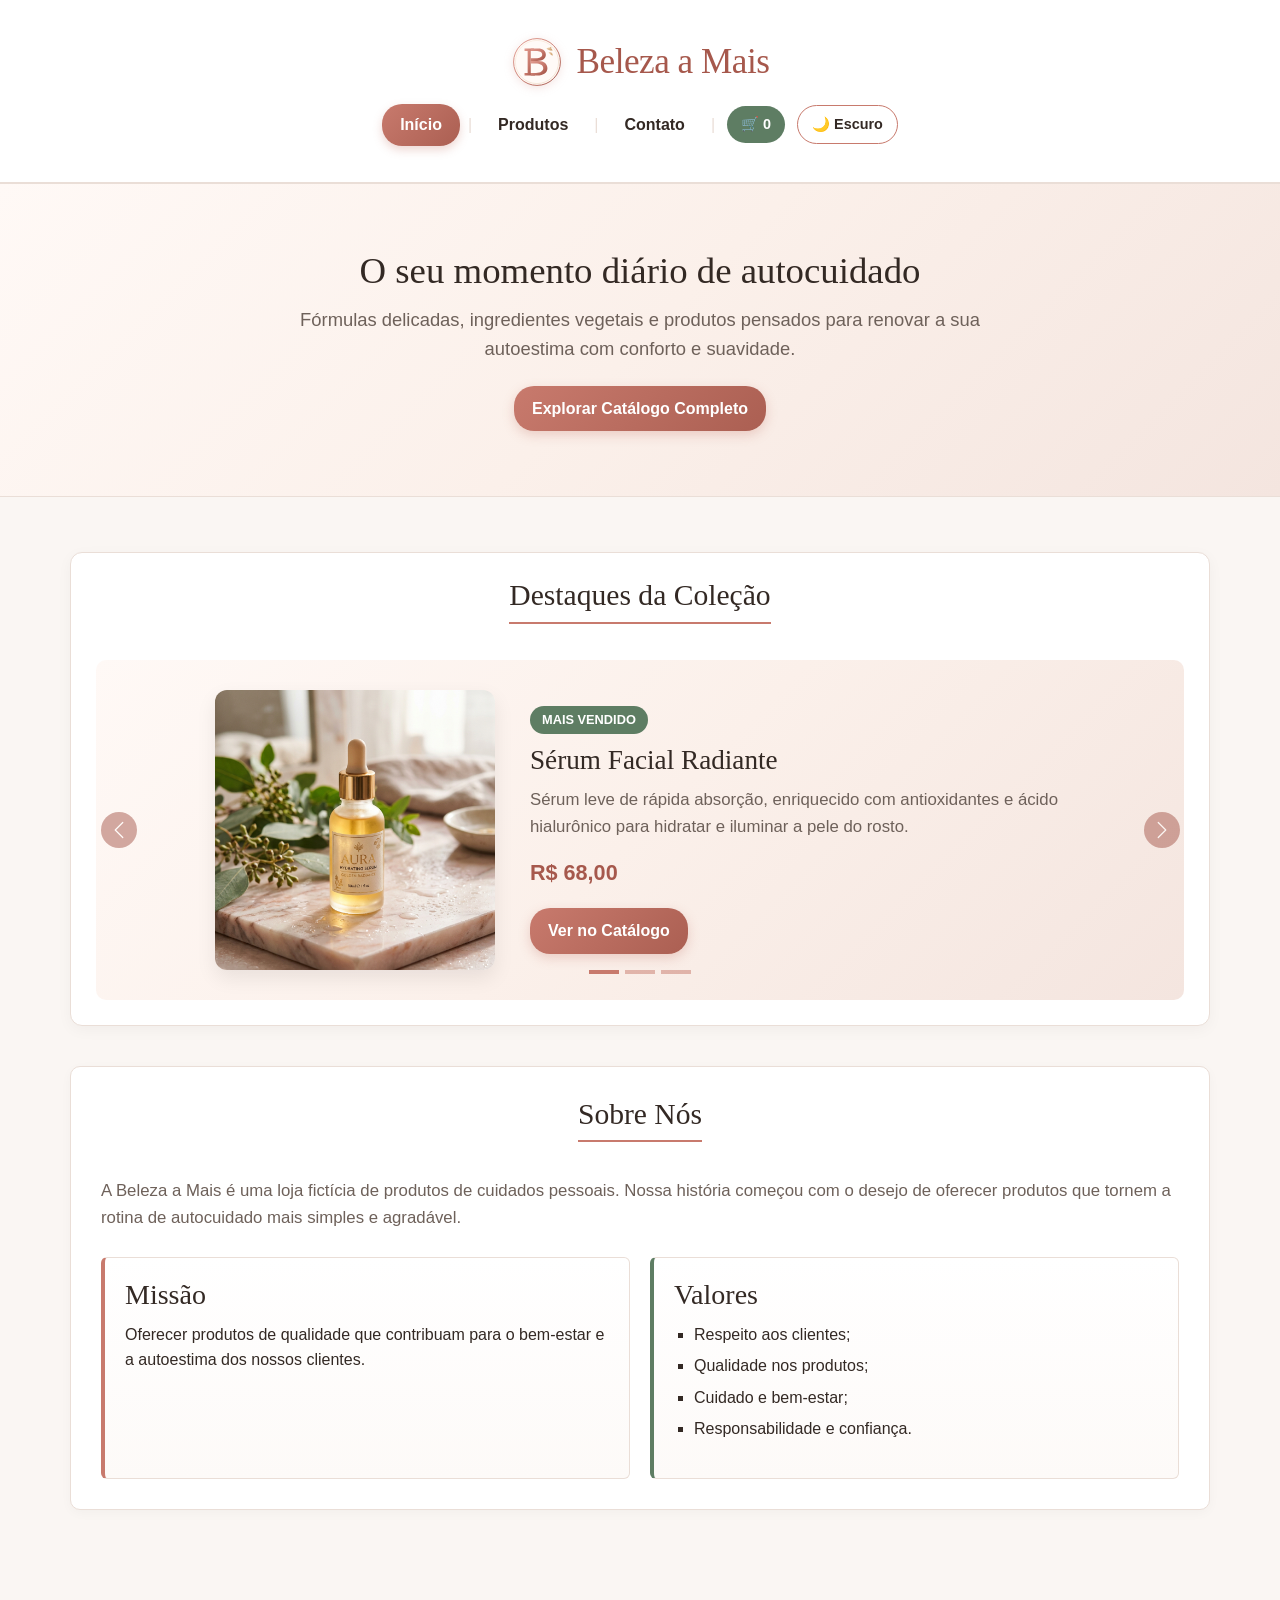
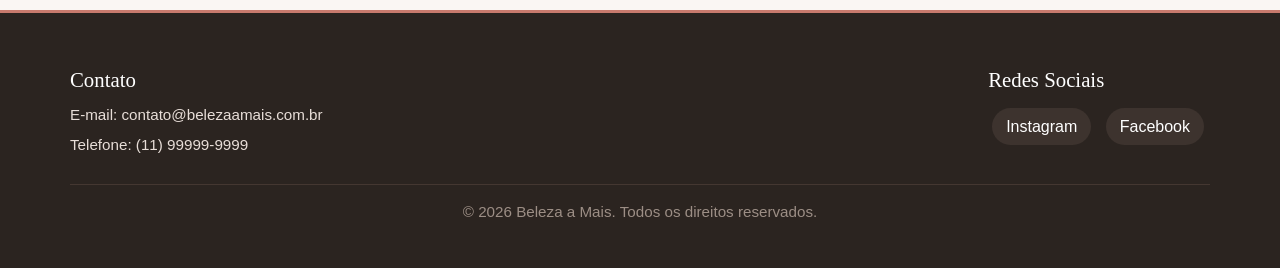
<file: index.html>
<!DOCTYPE html>
<html lang="pt-BR">
<head>
    <meta charset="UTF-8">
    <meta name="viewport" content="width=device-width, initial-scale=1.0">
    <meta name="description" content="Loja Beleza a Mais - produtos de cuidados pessoais e bem-estar.">
    <title>Beleza a Mais - Início</title>
    <link rel="icon" type="image/svg+xml" href="imagens/favicon.svg">
    
    <!-- Bootstrap para os controles do carrossel -->
    <link href="https://cdn.jsdelivr.net/npm/bootstrap@5.3.3/dist/css/bootstrap.min.css" rel="stylesheet">
    
    <!-- Estilos da página -->
    <link rel="stylesheet" href="css/style.css">
</head>
<body>
    <!-- Cabeçalho e navegação principal -->
    <header>
        <div class="container-custom header-content">
            <div class="brand-wrapper">
                <img src="imagens/logo.svg" alt="Logotipo Beleza a Mais" class="brand-logo">
                <h1 class="brand-name">Beleza a Mais</h1>
            </div>

            <nav>
                <a href="index.html" class="active">Início</a>
                <span class="nav-separator">|</span>
                <a href="produtos.html">Produtos</a>
                <span class="nav-separator">|</span>
                <a href="contato.html">Contato</a>
            <span class="nav-separator">|</span>
                <a href="produtos.html" id="contador-carrinho" class="nav-carrinho" aria-label="Itens no carrinho">🛒 0</a>
                <button id="btn-tema" type="button" aria-label="Alternar entre tema claro e escuro">🌙 Escuro</button>
            </nav>
        </div>
    </header>

    <!-- Apresentação da loja -->
    <div class="hero-banner">
        <div class="container-custom">
            <h2>O seu momento diário de autocuidado</h2>
            <p>Fórmulas delicadas, ingredientes vegetais e produtos pensados para renovar a sua autoestima com conforto e suavidade.</p>
            <a href="produtos.html" class="btn-buy">Explorar Catálogo Completo</a>
        </div>
    </div>

    <!-- Conteúdo principal da página -->
    <main class="container-custom">

        <!-- Carrossel de produtos -->
        <section class="carousel-section">
            <div class="section-wrapper">
                <h2>Destaques da Coleção</h2>
            </div>

            <!-- Estrutura e controles do carrossel -->
            <div id="carrosselProdutos" class="carousel slide" data-bs-ride="carousel">
                <!-- Indicadores dos slides -->
                <div class="carousel-indicators">
                    <button type="button" data-bs-target="#carrosselProdutos" data-bs-slide-to="0" class="active" aria-current="true" aria-label="Slide 1"></button>
                    <button type="button" data-bs-target="#carrosselProdutos" data-bs-slide-to="1" aria-label="Slide 2"></button>
                    <button type="button" data-bs-target="#carrosselProdutos" data-bs-slide-to="2" aria-label="Slide 3"></button>
                </div>

                <!-- Slides de produtos -->
                <div class="carousel-inner">
                    <!-- Slide do sérum facial -->
                    <div class="carousel-item active" data-bs-interval="4500">
                        <div class="carousel-slide-content">
                            <img src="imagens/serum-facial.png" alt="Sérum Facial Dourado" class="carousel-slide-img">
                            <div class="carousel-slide-text">
                                <span class="tag-destaque">Mais Vendido</span>
                                <h3>Sérum Facial Radiante</h3>
                                <p>Sérum leve de rápida absorção, enriquecido com antioxidantes e ácido hialurônico para hidratar e iluminar a pele do rosto.</p>
                                <span class="slide-preco">R$ 68,00</span>
                                <a href="produtos.html" class="btn-buy">Ver no Catálogo</a>
                            </div>
                        </div>
                    </div>

                    <!-- Slide do sabonete vegetal -->
                    <div class="carousel-item" data-bs-interval="4500">
                        <div class="carousel-slide-content">
                            <img src="imagens/sabonete-vegetal.png" alt="Sabonete Vegetal Artesanal" class="carousel-slide-img">
                            <div class="carousel-slide-text">
                                <span class="tag-destaque">100% Artesanal</span>
                                <h3>Sabonete Vegetal de Aveia & Lavanda</h3>
                                <p>Elaborado com extratos botânicos calmantes, aveia e camomila para uma limpeza suave e aveludada no banho.</p>
                                <span class="slide-preco">R$ 24,00</span>
                                <a href="produtos.html" class="btn-buy">Ver no Catálogo</a>
                            </div>
                        </div>
                    </div>

                    <!-- Slide do creme corporal -->
                    <div class="carousel-item" data-bs-interval="4500">
                        <div class="carousel-slide-content">
                            <img src="imagens/creme-corporal.png" alt="Creme Corporal Nutritivo" class="carousel-slide-img">
                            <div class="carousel-slide-text">
                                <span class="tag-destaque">Hidratação Intensa</span>
                                <h3>Creme Corporal Amêndoas & Karité</h3>
                                <p>Toque suave com nutrição profunda para peles secas, deixando um aroma aconchegante e sensação de frescor o dia todo.</p>
                                <span class="slide-preco">R$ 54,00</span>
                                <a href="produtos.html" class="btn-buy">Ver no Catálogo</a>
                            </div>
                        </div>
                    </div>
                </div>

                <!-- Navegação entre slides -->
                <button class="carousel-control-prev" type="button" data-bs-target="#carrosselProdutos" data-bs-slide="prev">
                    <span class="carousel-control-prev-icon" aria-hidden="true"></span>
                    <span class="visually-hidden">Anterior</span>
                </button>
                <button class="carousel-control-next" type="button" data-bs-target="#carrosselProdutos" data-bs-slide="next">
                    <span class="carousel-control-next-icon" aria-hidden="true"></span>
                    <span class="visually-hidden">Próximo</span>
                </button>
            </div>
        </section>

        <!-- Informações sobre a loja, missão e valores -->
        <section class="about-section">
            <div class="section-wrapper">
                <h2>Sobre Nós</h2>
            </div>

            <p class="about-intro">
                A Beleza a Mais é uma loja fictícia de produtos de cuidados pessoais.
                Nossa história começou com o desejo de oferecer produtos que tornem a
                rotina de autocuidado mais simples e agradável.
            </p>

            <div class="mission-values-grid">
                <div class="card-info">
                    <h3>Missão</h3>
                    <p>
                        Oferecer produtos de qualidade que contribuam para o bem-estar e a
                        autoestima dos nossos clientes.
                    </p>
                </div>

                <div class="card-info accent-sage">
                    <h3>Valores</h3>
                    <ul>
                        <li>Respeito aos clientes;</li>
                        <li>Qualidade nos produtos;</li>
                        <li>Cuidado e bem-estar;</li>
                        <li>Responsabilidade e confiança.</li>
                    </ul>
                </div>
            </div>
        </section>
    </main>

    <!-- Rodapé e links para redes sociais -->
    <footer>
        <div class="container-custom footer-inner">
            <div>
                <h2>Contato</h2>
                <p>E-mail: contato@belezaamais.com.br</p>
                <p>Telefone: (11) 99999-9999</p>
            </div>

            <div>
                <h2>Redes Sociais</h2>
                <div class="footer-social-links">
                    <a href="#">Instagram</a>
                    <a href="#">Facebook</a>
                </div>
            </div>
        </div>

        <div class="container-custom footer-copyright">
            <p>&copy; 2026 Beleza a Mais. Todos os direitos reservados.</p>
        </div>
    </footer>

    <!-- Script do Bootstrap para os controles do carrossel -->
    <script src="https://cdn.jsdelivr.net/npm/bootstrap@5.3.3/dist/js/bootstrap.bundle.min.js"></script>
    <script src="js/script.js" defer></script>
</body>
</html>
</file>
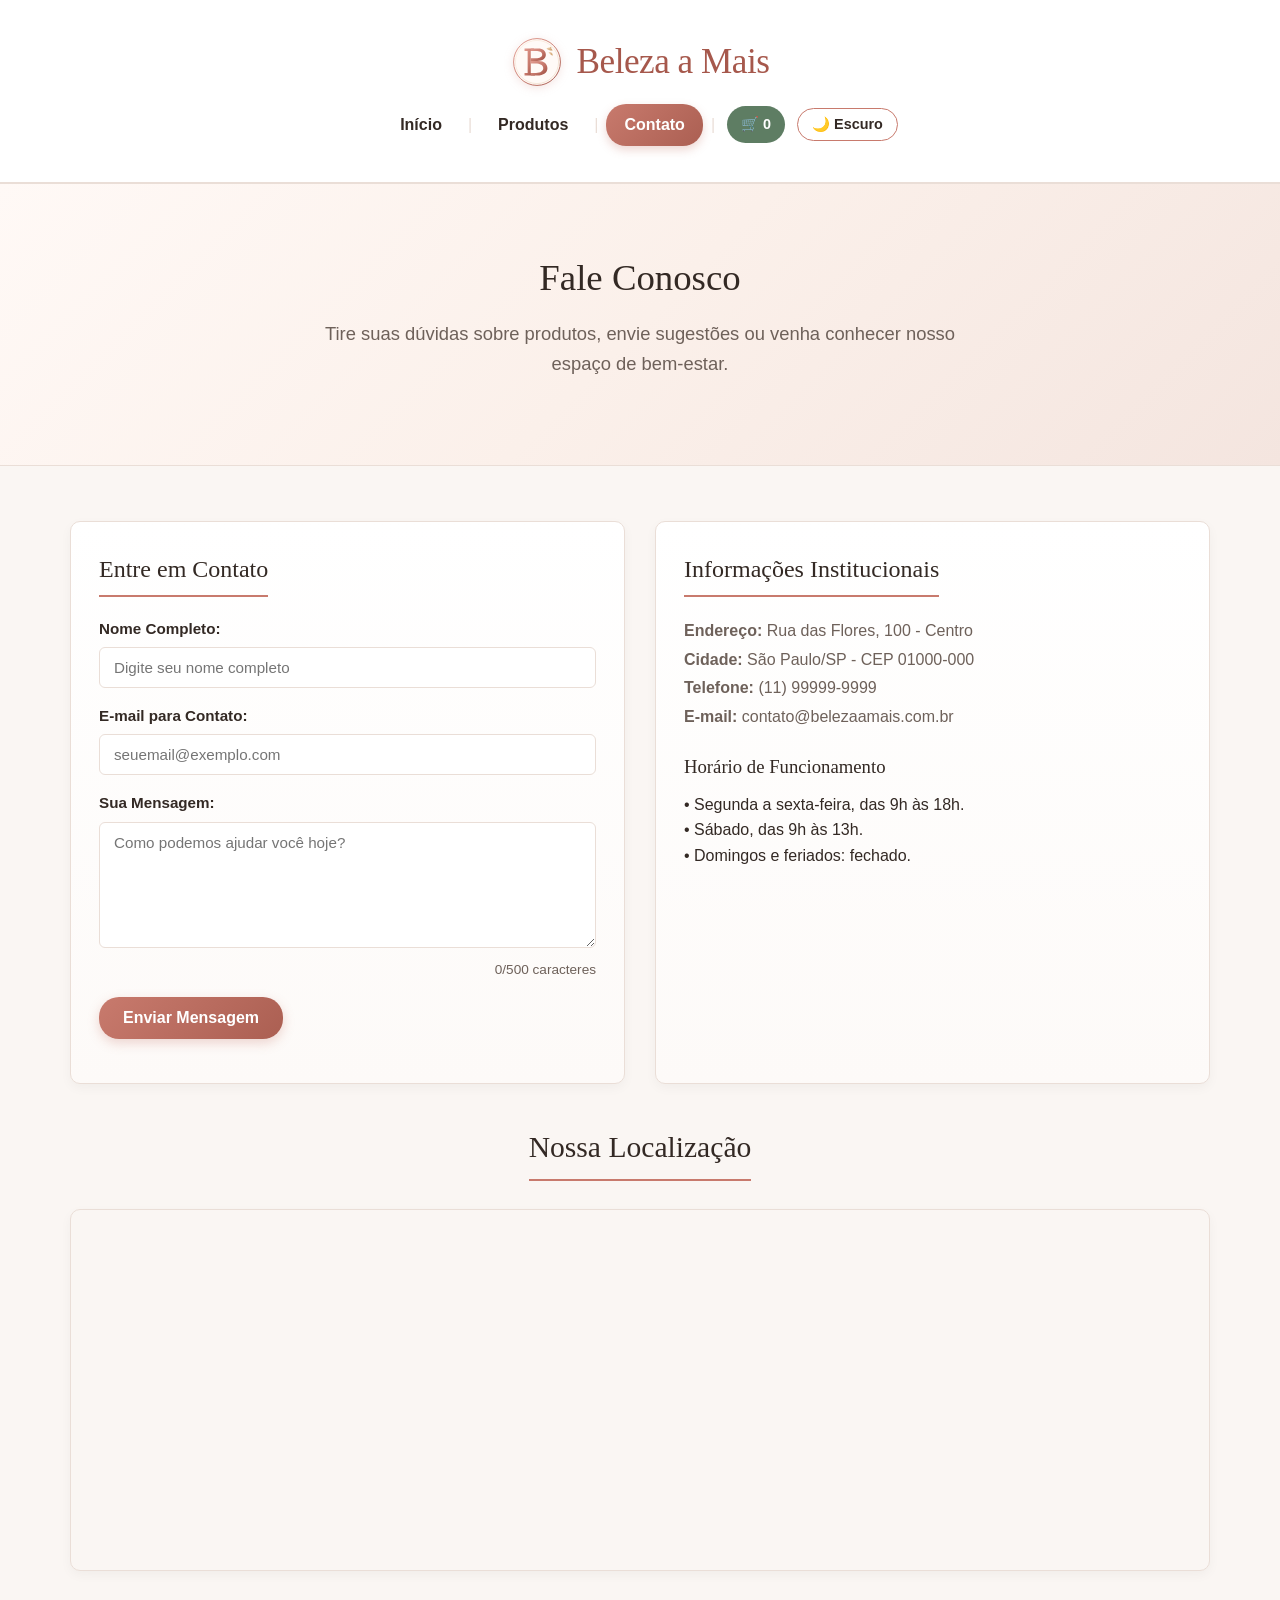
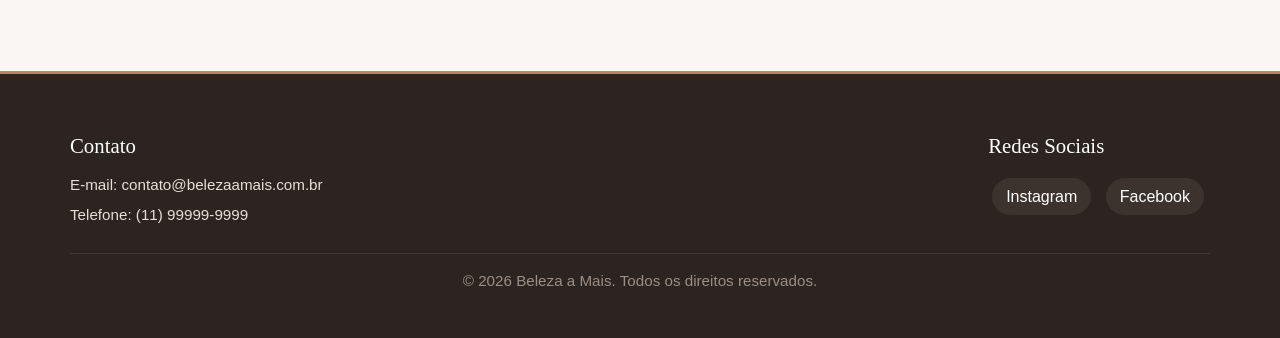
<file: contato.html>
<!DOCTYPE html>
<html lang="pt-BR">
<head>
    <meta charset="UTF-8">
    <meta name="viewport" content="width=device-width, initial-scale=1.0">
    <meta name="description" content="Entre em contato com a equipe da loja Beleza a Mais.">
    <title>Beleza a Mais - Contato</title>
    <link rel="icon" type="image/svg+xml" href="imagens/favicon.svg">

    <!-- Estilos da página -->
    <link rel="stylesheet" href="css/style.css">
</head>
<body>
    <!-- Cabeçalho e navegação principal -->
    <header>
        <div class="container-custom header-content">
            <div class="brand-wrapper">
                <img src="imagens/logo.svg" alt="Logotipo Beleza a Mais" class="brand-logo">
                <h1 class="brand-name">Beleza a Mais</h1>
            </div>

            <nav>
                <a href="index.html">Início</a>
                <span class="nav-separator">|</span>
                <a href="produtos.html">Produtos</a>
                <span class="nav-separator">|</span>
                <a href="contato.html" class="active">Contato</a>
            <span class="nav-separator">|</span>
                <a href="produtos.html" id="contador-carrinho" class="nav-carrinho" aria-label="Itens no carrinho">🛒 0</a>
                <button id="btn-tema" type="button" aria-label="Alternar entre tema claro e escuro">🌙 Escuro</button>
            </nav>
        </div>
    </header>

    <!-- Apresentação da página de contato -->
    <div class="hero-banner">
        <div class="container-custom">
            <h2>Fale Conosco</h2>
            <p>Tire suas dúvidas sobre produtos, envie sugestões ou venha conhecer nosso espaço de bem-estar.</p>
        </div>
    </div>

    <!-- Formulário e informações de contato -->
    <main class="container-custom">
        <div class="contact-layout-grid">
            <!-- Formulário para envio de mensagem -->
            <section class="contact-form-section">
                <h2>Entre em Contato</h2>

                <form id="form-contato" action="#" method="post" novalidate>
                    <p>
                        <label for="nome">Nome Completo:</label>
                        <input type="text" id="nome" name="nome" placeholder="Digite seu nome completo" required>
                    </p>

                    <p>
                        <label for="email">E-mail para Contato:</label>
                        <input type="email" id="email" name="email" placeholder="seuemail@exemplo.com" required>
                    </p>

                    <p>
                        <label for="mensagem">Sua Mensagem:</label>
                        <textarea id="mensagem" name="mensagem" rows="6" cols="40" placeholder="Como podemos ajudar você hoje?" required></textarea>
                        <small id="contador-caracteres">0/500 caracteres</small>
                    </p>

                    <button type="submit">Enviar Mensagem</button>

                    <p id="status-msg" role="alert"></p>
                </form>
            </section>

            <!-- Endereço e canais de atendimento -->
            <section class="contact-card-box">
                <h2>Informações Institucionais</h2>
                <address>
                    <p><strong>Endereço:</strong> Rua das Flores, 100 - Centro</p>
                    <p><strong>Cidade:</strong> São Paulo/SP - CEP 01000-000</p>
                    <p><strong>Telefone:</strong> (11) 99999-9999</p>
                    <p><strong>E-mail:</strong> contato@belezaamais.com.br</p>
                </address>

                <h3>Horário de Funcionamento</h3>
                <p>• Segunda a sexta-feira, das 9h às 18h.</p>
                <p>• Sábado, das 9h às 13h.</p>
                <p>• Domingos e feriados: fechado.</p>
            </section>
        </div>

        <!-- Mapa com a localização -->
        <section class="map-section">
            <div class="section-wrapper">
                <h2>Nossa Localização</h2>
            </div>
            <div class="map-wrapper">
                <iframe
                    src="https://www.google.com/maps?q=Rua+das+Flores,+100,+São+Paulo,+SP&output=embed"
                    width="600"
                    height="350"
                    title="Mapa de localização da loja Beleza a Mais"
                    loading="lazy">
                </iframe>
            </div>
        </section>
    </main>

    <!-- Rodapé e links para redes sociais -->
    <footer>
        <div class="container-custom footer-inner">
            <div>
                <h2>Contato</h2>
                <p>E-mail: contato@belezaamais.com.br</p>
                <p>Telefone: (11) 99999-9999</p>
            </div>

            <div>
                <h2>Redes Sociais</h2>
                <div class="footer-social-links">
                    <a href="#">Instagram</a>
                    <a href="#">Facebook</a>
                </div>
            </div>
        </div>

        <div class="container-custom footer-copyright">
            <p>&copy; 2026 Beleza a Mais. Todos os direitos reservados.</p>
        </div>
    </footer>
    <script src="js/script.js" defer></script>
</body>
</html>
</file>
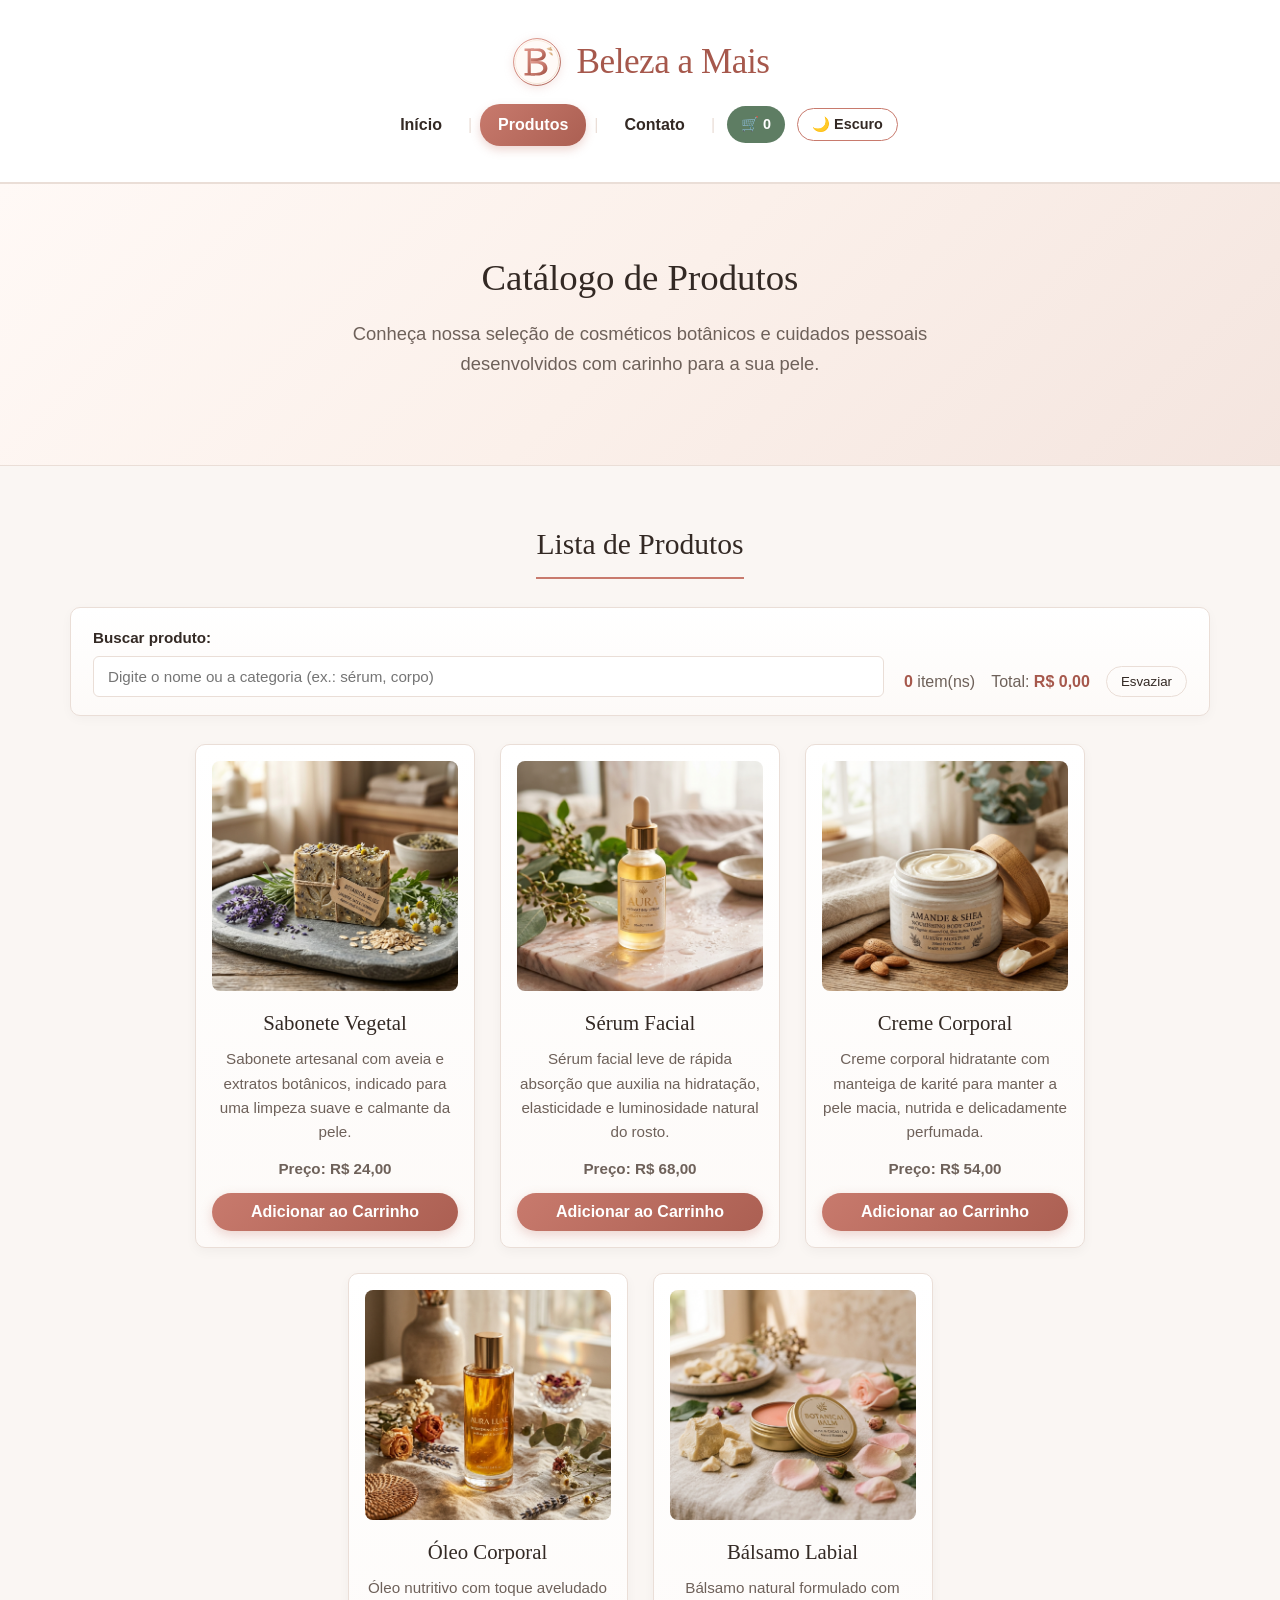
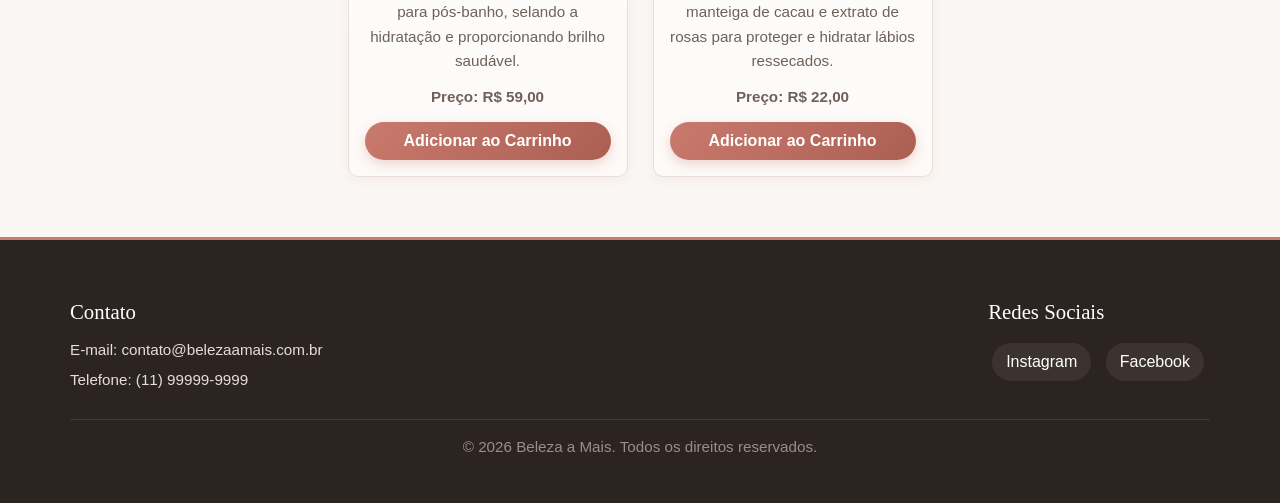
<file: produtos.html>
<!DOCTYPE html>
<html lang="pt-BR">
<head>
    <meta charset="UTF-8">
    <meta name="viewport" content="width=device-width, initial-scale=1.0">
    <meta name="description" content="Catálogo completo de cosméticos botânicos e cuidados pessoais da Beleza a Mais.">
    <title>Beleza a Mais - Produtos</title>
    <link rel="icon" type="image/svg+xml" href="imagens/favicon.svg">

    <!-- Estilos da página -->
    <link rel="stylesheet" href="css/style.css">
</head>
<body>
    <!-- Cabeçalho e navegação principal -->
    <header>
        <div class="container-custom header-content">
            <div class="brand-wrapper">
                <img src="imagens/logo.svg" alt="Logotipo Beleza a Mais" class="brand-logo">
                <h1 class="brand-name">Beleza a Mais</h1>
            </div>

            <nav>
                <a href="index.html">Início</a>
                <span class="nav-separator">|</span>
                <a href="produtos.html" class="active">Produtos</a>
                <span class="nav-separator">|</span>
                <a href="contato.html">Contato</a>
            <span class="nav-separator">|</span>
                <a href="produtos.html" id="contador-carrinho" class="nav-carrinho" aria-label="Itens no carrinho">🛒 0</a>
                <button id="btn-tema" type="button" aria-label="Alternar entre tema claro e escuro">🌙 Escuro</button>
            </nav>
        </div>
    </header>

    <!-- Apresentação da página de produtos -->
    <div class="hero-banner">
        <div class="container-custom">
            <h2>Catálogo de Produtos</h2>
            <p>Conheça nossa seleção de cosméticos botânicos e cuidados pessoais desenvolvidos com carinho para a sua pele.</p>
        </div>
    </div>

    <!-- Lista de produtos -->
    <main class="container-custom">
        <section>
            <div class="section-wrapper">
                <h2>Lista de Produtos</h2>
            </div>

            <!-- Campo de busca e resumo do carrinho -->
            <div class="loja-barra">
                <div class="busca-produtos">
                    <label for="busca-produto">Buscar produto:</label>
                    <input type="search" id="busca-produto" placeholder="Digite o nome ou a categoria (ex.: sérum, corpo)">
                </div>

                <div class="carrinho-resumo" aria-live="polite">
                    <span><strong id="carrinho-qtd">0</strong> item(ns)</span>
                    <span>Total: <strong id="carrinho-total">R$ 0,00</strong></span>
                    <button type="button" id="limpar-carrinho" class="btn-secundario">Esvaziar</button>
                </div>
            </div>

            <p id="sem-resultados" class="sem-resultados" hidden>Nenhum produto encontrado para a sua busca.</p>

            <div class="products-grid">
                <!-- Cartão do sabonete vegetal -->
                <article class="product-card" data-nome="Sabonete Vegetal" data-categoria="corpo banho higiene">
                    <div class="product-image-wrap">
                        <img
                            src="imagens/sabonete-vegetal.png"
                            alt="Sabonete vegetal artesanal com aveia e lavanda"
                            width="300"
                        >
                    </div>
                    <h3>Sabonete Vegetal</h3>
                    <p>Sabonete artesanal com aveia e extratos botânicos, indicado para uma limpeza suave e calmante da pele.</p>
                    <p class="product-price"><strong>Preço: R$ 24,00</strong></p>
                    <button type="button" class="btn-buy" data-add-carrinho data-nome="Sabonete Vegetal" data-preco="24.00">Adicionar ao Carrinho</button>
                </article>

                <!-- Cartão do sérum facial -->
                <article class="product-card" data-nome="Sérum Facial" data-categoria="rosto facial">
                    <div class="product-image-wrap">
                        <img
                            src="imagens/serum-facial.png"
                            alt="Sérum facial radiante em frasco conta-gotas"
                            width="300"
                        >
                    </div>
                    <h3>Sérum Facial</h3>
                    <p>Sérum facial leve de rápida absorção que auxilia na hidratação, elasticidade e luminosidade natural do rosto.</p>
                    <p class="product-price"><strong>Preço: R$ 68,00</strong></p>
                    <button type="button" class="btn-buy" data-add-carrinho data-nome="Sérum Facial" data-preco="68.00">Adicionar ao Carrinho</button>
                </article>

                <!-- Cartão do creme corporal -->
                <article class="product-card" data-nome="Creme Corporal" data-categoria="corpo hidratante">
                    <div class="product-image-wrap">
                        <img
                            src="imagens/creme-corporal.png"
                            alt="Creme hidratante corporal de amêndoas e karité"
                            width="300"
                        >
                    </div>
                    <h3>Creme Corporal</h3>
                    <p>Creme corporal hidratante com manteiga de karité para manter a pele macia, nutrida e delicadamente perfumada.</p>
                    <p class="product-price"><strong>Preço: R$ 54,00</strong></p>
                    <button type="button" class="btn-buy" data-add-carrinho data-nome="Creme Corporal" data-preco="54.00">Adicionar ao Carrinho</button>
                </article>

                <!-- Cartão do óleo corporal -->
                <article class="product-card" data-nome="Óleo Corporal" data-categoria="corpo óleo">
                    <div class="product-image-wrap">
                        <img
                            src="imagens/oleo-corporal.png"
                            alt="Óleo corporal dourado nutritivo em frasco de vidro"
                            width="300"
                        >
                    </div>
                    <h3>Óleo Corporal</h3>
                    <p>Óleo nutritivo com toque aveludado para pós-banho, selando a hidratação e proporcionando brilho saudável.</p>
                    <p class="product-price"><strong>Preço: R$ 59,00</strong></p>
                    <button type="button" class="btn-buy" data-add-carrinho data-nome="Óleo Corporal" data-preco="59.00">Adicionar ao Carrinho</button>
                </article>

                <!-- Cartão do bálsamo labial -->
                <article class="product-card" data-nome="Bálsamo Labial" data-categoria="lábios labial">
                    <div class="product-image-wrap">
                        <img
                            src="imagens/balsamo-labial.png"
                            alt="Bálsamo labial botânico em latinha com rosas e manteiga de cacau"
                            width="300"
                        >
                    </div>
                    <h3>Bálsamo Labial</h3>
                    <p>Bálsamo natural formulado com manteiga de cacau e extrato de rosas para proteger e hidratar lábios ressecados.</p>
                    <p class="product-price"><strong>Preço: R$ 22,00</strong></p>
                    <button type="button" class="btn-buy" data-add-carrinho data-nome="Bálsamo Labial" data-preco="22.00">Adicionar ao Carrinho</button>
                </article>
            </div>
        </section>
    </main>

    <!-- Rodapé e links para redes sociais -->
    <footer>
        <div class="container-custom footer-inner">
            <div>
                <h2>Contato</h2>
                <p>E-mail: contato@belezaamais.com.br</p>
                <p>Telefone: (11) 99999-9999</p>
            </div>

            <div>
                <h2>Redes Sociais</h2>
                <div class="footer-social-links">
                    <a href="#">Instagram</a>
                    <a href="#">Facebook</a>
                </div>
            </div>
        </div>

        <div class="container-custom footer-copyright">
            <p>&copy; 2026 Beleza a Mais. Todos os direitos reservados.</p>
        </div>
    </footer>
    <script src="js/script.js" defer></script>
</body>
</html>
</file>
<file: css/style.css>
/* Valores reutilizados nas cores, gradientes e fontes */
:root {
    --cor-primaria: #c87a6d;
    --cor-primaria-escura: #a6584c;
    --cor-secundaria: #5e7d63;
    --cor-dourado: #d4a373;
    
    /* Gradientes usados nos fundos e botões */
    --gradiente-suave: linear-gradient(135deg, #fff9f6 0%, #fbf0ea 50%, #f4e5df 100%);
    --gradiente-botao: linear-gradient(135deg, #c87a6d 0%, #ab5f52 100%);
    --gradiente-botao-hover: linear-gradient(135deg, #ab5f52 0%, #8c4539 100%);
    --gradiente-card: linear-gradient(180deg, #ffffff 0%, #fdfaf8 100%);

    /* Cores de fundo e borda */
    --cor-fundo: #faf6f3;
    --cor-branca: #ffffff;
    --cor-borda: #eaded7;
    
    /* Cores do texto */
    --cor-texto: #332924;
    --cor-texto-suave: #6e615a;
    
    /* Famílias tipográficas */
    --fonte-titulos: Georgia, 'Times New Roman', serif;
    --fonte-padrao: Arial, Helvetica, sans-serif;
}

/* Remove espaçamentos padrão e define o estilo global */
* {
    margin: 0;
    padding: 0;
    box-sizing: border-box;
}

body {
    font-family: var(--fonte-padrao) !important;
    background-color: var(--cor-fundo) !important;
    color: var(--cor-texto) !important;
    line-height: 1.6;
}

/* Centraliza o conteúdo e limita sua largura */
.container-custom {
    width: 90%;
    max-width: 1140px;
    margin: 0 auto;
    padding: 20px 0;
}

/* Cabeçalho e navegação principal */
header {
    background-color: var(--cor-branca) !important;
    border-bottom: 2px solid var(--cor-borda) !important;
    padding: 16px 0;
    box-shadow: 0 2px 10px rgba(0, 0, 0, 0.03);
}

.header-content {
    display: flex;
    flex-direction: column;
    align-items: center;
    justify-content: center;
    gap: 12px;
}

.brand-wrapper {
    display: flex;
    align-items: center;
    justify-content: center;
    gap: 14px;
}

.brand-logo {
    width: 52px;
    height: 52px;
    display: block;
    filter: drop-shadow(0 2px 5px rgba(200, 122, 109, 0.2));
}

header h1,
.brand-name {
    font-family: var(--fonte-titulos) !important;
    color: var(--cor-primaria-escura) !important;
    font-size: 2.2rem !important;
    font-weight: normal !important;
    margin: 0 !important;
    line-height: 1.2 !important;
    letter-spacing: -0.5px;
}

header nav {
    display: flex;
    align-items: center;
    justify-content: center;
    gap: 4px;
    margin-top: 4px;
}

header nav a {
    text-decoration: none !important;
    color: var(--cor-texto) !important;
    font-family: var(--fonte-padrao) !important;
    font-size: 1rem;
    font-weight: bold;
    padding: 8px 18px;
    border-radius: 20px;
    display: inline-block;
    transition: all 0.25s ease;
}

header nav a:hover {
    background-color: #f7ebe6 !important;
    color: var(--cor-primaria-escura) !important;
}

header nav a.active {
    background: var(--gradiente-botao) !important;
    color: var(--cor-branca) !important;
    box-shadow: 0 4px 10px rgba(200, 122, 109, 0.3);
}

.nav-separator {
    color: var(--cor-borda);
    margin: 0 4px;
}

/* Área de apresentação com fundo em gradiente */
.hero-banner {
    background: var(--gradiente-suave);
    border-bottom: 1px solid var(--cor-borda);
    text-align: center;
    padding: 45px 20px;
    margin-bottom: 35px;
}

.hero-banner h2 {
    font-family: var(--fonte-titulos) !important;
    font-size: 2.3rem;
    color: var(--cor-texto);
    margin-bottom: 12px;
    font-weight: normal;
}

.hero-banner p {
    font-size: 1.15rem;
    color: var(--cor-texto-suave);
    max-width: 680px;
    margin: 0 auto 22px auto;
}

/* Títulos das seções */
.section-wrapper {
    text-align: center;
    margin-bottom: 28px;
}

.section-wrapper h2,
section > h2 {
    font-family: var(--fonte-titulos) !important;
    font-size: 1.85rem !important;
    color: var(--cor-texto) !important;
    font-weight: normal !important;
    padding-bottom: 8px;
    border-bottom: 2px solid var(--cor-primaria);
    display: inline-block;
}

/* Carrossel de produtos e seus slides */
.carousel-section {
    background-color: var(--cor-branca);
    border: 1px solid var(--cor-borda);
    border-radius: 12px;
    padding: 25px;
    margin-bottom: 40px;
    box-shadow: 0 4px 15px rgba(0, 0, 0, 0.04);
}

#carrosselProdutos {
    border-radius: 10px;
    overflow: hidden;
    background: var(--gradiente-suave);
}

.carousel-item {
    padding: 30px 20px;
}

.carousel-slide-content {
    display: flex;
    align-items: center;
    justify-content: center;
    gap: 35px;
    max-width: 850px;
    margin: 0 auto;
    flex-wrap: wrap;
}

.carousel-slide-img {
    width: 280px;
    height: 280px;
    border-radius: 12px;
    object-fit: cover;
    box-shadow: 0 8px 20px rgba(0, 0, 0, 0.08);
}

.carousel-slide-text {
    flex: 1;
    min-width: 280px;
    text-align: left;
}

.carousel-slide-text .tag-destaque {
    display: inline-block;
    background-color: var(--cor-secundaria);
    color: var(--cor-branca);
    font-size: 0.8rem;
    font-weight: bold;
    text-transform: uppercase;
    padding: 4px 12px;
    border-radius: 15px;
    margin-bottom: 10px;
}

.carousel-slide-text h3 {
    font-family: var(--fonte-titulos) !important;
    font-size: 1.7rem;
    color: var(--cor-texto);
    margin-bottom: 10px;
    font-weight: normal;
}

.carousel-slide-text p {
    color: var(--cor-texto-suave);
    font-size: 1.05rem;
    margin-bottom: 15px;
}

.carousel-slide-text .slide-preco {
    font-size: 1.35rem;
    font-weight: bold;
    color: var(--cor-primaria-escura);
    margin-bottom: 18px;
    display: block;
}

/* Controles de navegação do carrossel */
.carousel-control-prev,
.carousel-control-next {
    width: 45px;
}

.carousel-control-prev-icon,
.carousel-control-next-icon {
    background-color: var(--cor-primaria-escura);
    border-radius: 50%;
    padding: 18px;
    background-size: 55%;
}

.carousel-indicators [data-bs-target] {
    background-color: var(--cor-primaria);
    height: 4px;
    border-radius: 2px;
}

/* Informações sobre a loja */
.about-section {
    background-color: var(--cor-branca);
    border: 1px solid var(--cor-borda);
    border-radius: 10px;
    padding: 30px;
    margin-bottom: 40px;
    box-shadow: 0 3px 12px rgba(0, 0, 0, 0.03);
}

.about-intro {
    font-size: 1.05rem;
    color: var(--cor-texto-suave);
    margin-bottom: 25px;
}

.mission-values-grid {
    display: flex;
    gap: 20px;
    flex-wrap: wrap;
}

.card-info {
    flex: 1;
    min-width: 250px;
    background: var(--gradiente-card);
    border-left: 4px solid var(--cor-primaria);
    border-radius: 6px;
    border-top: 1px solid var(--cor-borda);
    border-right: 1px solid var(--cor-borda);
    border-bottom: 1px solid var(--cor-borda);
    padding: 20px;
}

.card-info.accent-sage {
    border-left-color: var(--cor-secundaria);
}

.card-info h3 {
    font-family: var(--fonte-titulos) !important;
    color: var(--cor-texto);
    margin-bottom: 10px;
    font-weight: normal;
}

.card-info ul {
    list-style: square;
    padding-left: 20px;
}

.card-info ul li {
    margin-bottom: 6px;
}

/* Grade de produtos e cartões */
.products-grid {
    display: flex;
    flex-wrap: wrap;
    gap: 25px;
    justify-content: center;
}

.product-card {
    background: var(--gradiente-card);
    border: 1px solid var(--cor-borda);
    border-radius: 10px;
    width: 280px;
    padding: 16px;
    display: flex;
    flex-direction: column;
    text-align: center;
    box-shadow: 0 4px 12px rgba(0, 0, 0, 0.04);
    transition: transform 0.25s ease, box-shadow 0.25s ease;
}

.product-card:hover {
    transform: translateY(-6px);
    box-shadow: 0 10px 22px rgba(0, 0, 0, 0.08);
    border-color: #d8c2b7;
}

.product-image-wrap {
    width: 100%;
    height: 230px;
    overflow: hidden;
    border-radius: 8px;
    margin-bottom: 15px;
    background-color: #f6eee9;
    display: flex;
    align-items: center;
    justify-content: center;
}

.product-image-wrap img {
    width: 100%;
    height: 100%;
    object-fit: cover;
    transition: transform 0.3s ease;
}

.product-card:hover .product-image-wrap img {
    transform: scale(1.05);
}

.product-card h3 {
    font-family: var(--fonte-titulos) !important;
    font-size: 1.3rem;
    color: var(--cor-texto);
    margin-bottom: 8px;
    font-weight: normal;
}

.product-card p {
    color: var(--cor-texto-suave);
    font-size: 0.95rem;
    margin-bottom: 12px;
    flex-grow: 1;
}

.product-price {
    font-size: 1.2rem;
    color: var(--cor-primaria-escura);
    margin-bottom: 14px;
}

/* Botões de ação */
.btn-buy {
    display: inline-block;
    background: var(--gradiente-botao);
    color: var(--cor-branca) !important;
    text-decoration: none !important;
    font-weight: bold;
    padding: 10px 18px;
    border-radius: 20px;
    border: none;
    cursor: pointer;
    box-shadow: 0 4px 12px rgba(200, 122, 109, 0.3);
    transition: all 0.25s ease;
    margin-top: auto;
}

.btn-buy:hover {
    background: var(--gradiente-botao-hover);
    color: var(--cor-branca) !important;
    transform: translateY(-2px);
    box-shadow: 0 6px 16px rgba(171, 95, 82, 0.4);
}

/* Formulário e informações de contato */
.contact-layout-grid {
    display: flex;
    gap: 30px;
    flex-wrap: wrap;
    margin-bottom: 40px;
}

.contact-form-section,
.contact-card-box {
    flex: 1;
    min-width: 300px;
    background: var(--gradiente-card);
    border: 1px solid var(--cor-borda);
    border-radius: 10px;
    padding: 28px;
    box-shadow: 0 4px 12px rgba(0, 0, 0, 0.04);
}

.contact-form-section h2,
.contact-card-box h2 {
    font-family: var(--fonte-titulos) !important;
    font-size: 1.5rem !important;
    margin-bottom: 20px;
    color: var(--cor-texto);
    border-bottom: 2px solid var(--cor-primaria);
    padding-bottom: 6px;
    display: inline-block;
    font-weight: normal;
}

form p {
    margin-bottom: 16px;
}

form label {
    display: block;
    font-weight: bold;
    margin-bottom: 6px;
    font-size: 0.95rem;
    color: var(--cor-texto);
}

form input[type="text"],
form input[type="email"],
form textarea {
    width: 100%;
    padding: 11px 14px;
    border: 1px solid var(--cor-borda);
    border-radius: 6px;
    font-family: var(--fonte-padrao);
    font-size: 0.95rem;
    background-color: var(--cor-branca);
    transition: border-color 0.2s, box-shadow 0.2s;
}

form input[type="text"]:focus,
form input[type="email"]:focus,
form textarea:focus {
    border-color: var(--cor-primaria);
    outline: none;
    box-shadow: 0 0 0 3px rgba(200, 122, 109, 0.2);
}

form button[type="submit"] {
    background: var(--gradiente-botao);
    color: var(--cor-branca) !important;
    border: none;
    font-size: 1rem;
    font-weight: bold;
    padding: 12px 24px;
    border-radius: 20px;
    cursor: pointer;
    box-shadow: 0 4px 12px rgba(200, 122, 109, 0.3);
    transition: all 0.25s ease;
}

form button[type="submit"]:hover {
    background: var(--gradiente-botao-hover);
    transform: translateY(-2px);
    box-shadow: 0 6px 16px rgba(171, 95, 82, 0.4);
}

address {
    font-style: normal;
    line-height: 1.8;
    color: var(--cor-texto-suave);
    margin-bottom: 20px;
}

.contact-card-box h3 {
    font-family: var(--fonte-titulos) !important;
    margin-top: 15px;
    margin-bottom: 10px;
    font-weight: normal;
}

/* Mapa de localização */
.map-section {
    text-align: center;
    margin-bottom: 40px;
}

.map-wrapper {
    margin-top: 20px;
    border: 1px solid var(--cor-borda);
    border-radius: 10px;
    overflow: hidden;
    box-shadow: 0 4px 12px rgba(0, 0, 0, 0.04);
}

.map-wrapper iframe {
    width: 100%;
    height: 360px;
    border: 0;
    display: block;
}

/* Rodapé */
footer {
    background-color: #2b2420 !important;
    color: #e8ded8 !important;
    padding: 35px 0 18px 0;
    margin-top: 40px;
    border-top: 3px solid var(--cor-primaria);
}

.footer-inner {
    display: flex;
    justify-content: space-between;
    flex-wrap: wrap;
    gap: 20px;
    border-bottom: 1px solid #443731;
    padding-bottom: 20px;
}

footer h2 {
    font-family: var(--fonte-titulos) !important;
    font-size: 1.3rem;
    color: var(--cor-branca) !important;
    margin-bottom: 10px;
    font-weight: normal;
}

footer p {
    margin-bottom: 6px;
    font-size: 0.95rem;
}

footer a {
    color: #f7ebe6 !important;
    text-decoration: underline !important;
    margin: 0 4px;
}

footer a:hover {
    color: var(--cor-primaria) !important;
}

.footer-social-links a {
    display: inline-block;
    background-color: #3d332e !important;
    color: var(--cor-branca) !important;
    text-decoration: none !important;
    padding: 6px 14px;
    border-radius: 20px;
    margin-right: 6px;
    margin-top: 5px;
    transition: background-color 0.2s;
}

.footer-social-links a:hover {
    background-color: var(--cor-primaria) !important;
    color: var(--cor-branca) !important;
}

.footer-copyright {
    text-align: center;
    padding-top: 15px;
    font-size: 0.85rem;
    color: #9c8e85;
}

/* Ajustes de layout para telas menores */
@media (max-width: 768px) {
    .brand-wrapper {
        flex-direction: column;
        gap: 8px;
    }

    .carousel-slide-content {
        flex-direction: column;
        text-align: center;
    }

    .carousel-slide-text {
        text-align: center;
    }

    .mission-values-grid {
        flex-direction: column;
    }

    .contact-layout-grid {
        flex-direction: column;
    }

    .footer-inner {
        flex-direction: column;
        text-align: center;
    }

    .footer-social-links {
        justify-content: center;
    }
}


/* Estilos dos controles interativos */

/* Botão de tema e contador do carrinho */
header nav { flex-wrap: wrap; }

#btn-tema {
    background: transparent;
    color: var(--cor-texto);
    border: 1px solid var(--cor-primaria);
    border-radius: 20px;
    padding: 7px 14px;
    margin-left: 8px;
    font-family: var(--fonte-padrao);
    font-size: 0.9rem;
    font-weight: bold;
    cursor: pointer;
    transition: all 0.25s ease;
}

#btn-tema:hover {
    background: var(--cor-primaria);
    color: #ffffff;
}

header nav a.nav-carrinho {
    background-color: var(--cor-secundaria) !important;
    color: #ffffff !important;
    margin-left: 4px;
    padding: 7px 14px;
    font-size: 0.9rem;
}

header nav a.nav-carrinho:hover {
    background-color: #4a6650 !important;
    color: #ffffff !important;
}

/* Busca de produtos e resumo do carrinho */
.loja-barra {
    display: flex;
    justify-content: space-between;
    align-items: flex-end;
    gap: 20px;
    flex-wrap: wrap;
    background: var(--gradiente-card);
    border: 1px solid var(--cor-borda);
    border-radius: 10px;
    padding: 18px 22px;
    margin-bottom: 28px;
    box-shadow: 0 3px 12px rgba(0, 0, 0, 0.03);
}

.busca-produtos { flex: 1; min-width: 240px; }

.busca-produtos label {
    display: block;
    font-weight: bold;
    font-size: 0.95rem;
    margin-bottom: 6px;
}

.busca-produtos input {
    width: 100%;
    padding: 11px 14px;
    border: 1px solid var(--cor-borda);
    border-radius: 6px;
    font-family: var(--fonte-padrao);
    font-size: 0.95rem;
    background-color: var(--cor-branca);
    color: var(--cor-texto);
}

.busca-produtos input:focus {
    border-color: var(--cor-primaria);
    outline: none;
    box-shadow: 0 0 0 3px rgba(200, 122, 109, 0.2);
}

.carrinho-resumo {
    display: flex;
    align-items: center;
    gap: 16px;
    flex-wrap: wrap;
    color: var(--cor-texto-suave);
}

.carrinho-resumo strong { color: var(--cor-primaria-escura); }

.btn-secundario {
    background: transparent;
    color: var(--cor-texto);
    border: 1px solid var(--cor-borda);
    border-radius: 20px;
    padding: 7px 14px;
    font-family: var(--fonte-padrao);
    cursor: pointer;
    transition: all 0.2s ease;
}

.btn-secundario:hover { border-color: var(--cor-primaria); color: var(--cor-primaria-escura); }

.sem-resultados {
    text-align: center;
    color: var(--cor-texto-suave);
    margin-bottom: 20px;
}

/* Oculta os cartões filtrados pela busca */
.product-card[hidden] { display: none; }

/* Ajustes para o botão de adicionar ao carrinho */
button.btn-buy {
    font-family: var(--fonte-padrao);
    font-size: 1rem;
}

button.btn-buy:disabled {
    opacity: 0.75;
    cursor: default;
    transform: none;
}

/* Contador, validação e mensagens do formulário */
#contador-caracteres {
    display: block;
    text-align: right;
    color: var(--cor-texto-suave);
    margin-top: 4px;
    font-size: 0.85rem;
}

form input.campo-erro,
form textarea.campo-erro {
    border-color: #c0392b !important;
    background-color: #fdecea;
}

#status-msg {
    margin-top: 16px;
    margin-bottom: 0;
    font-weight: bold;
}

#status-msg.msg-erro    { color: #c0392b; }
#status-msg.msg-sucesso { color: #2e7d32; }

/* Cores aplicadas quando o tema escuro está ativo */
body { transition: background-color 0.25s ease, color 0.25s ease; }

[data-theme="dark"] {
    color-scheme: dark;
    --cor-fundo: #1e1815;
    --cor-borda: #4a3d36;
    --cor-texto: #f3eae5;
    --cor-texto-suave: #c3b5ac;
    --cor-primaria-escura: #e39a8d;
    --gradiente-suave: linear-gradient(135deg, #2b2420 0%, #262019 50%, #221c18 100%);
    --gradiente-card: linear-gradient(180deg, #2b2420 0%, #261f1b 100%);
}

[data-theme="dark"] header { background-color: #2b2420 !important; }

[data-theme="dark"] header nav a:hover {
    background-color: #3d332e !important;
    color: #e39a8d !important;
}

[data-theme="dark"] .carousel-section,
[data-theme="dark"] .about-section { background-color: #2b2420; }

[data-theme="dark"] form input[type="text"],
[data-theme="dark"] form input[type="email"],
[data-theme="dark"] form textarea,
[data-theme="dark"] .busca-produtos input {
    background-color: #1e1815;
    color: var(--cor-texto);
}

[data-theme="dark"] form input.campo-erro,
[data-theme="dark"] form textarea.campo-erro { background-color: #3a1f1c; }

[data-theme="dark"] .product-image-wrap { background-color: #3d332e; }
[data-theme="dark"] .product-card:hover { border-color: #6a574d; }
[data-theme="dark"] #status-msg.msg-erro    { color: #ff8a80; }
[data-theme="dark"] #status-msg.msg-sucesso { color: #8fd19a; }
</file>
